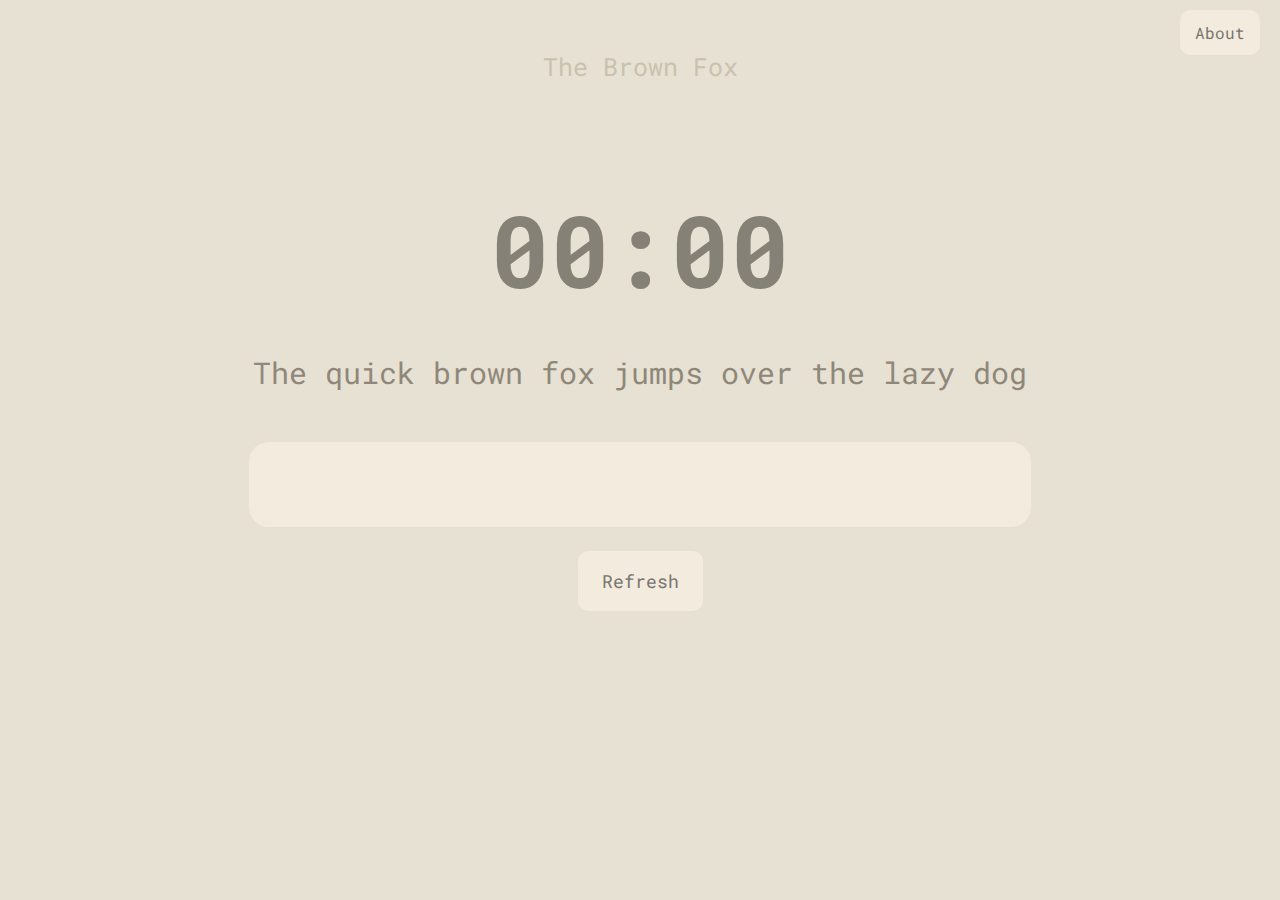
<file: index.html>
<!DOCTYPE html>
<html lang="en">
<head>
    <meta charset="UTF-8">
    <meta http-equiv="X-UA-Compatible" content="IE=edge">
    <meta name="viewport" content="width=device-width, initial-scale=1.0">
    <title>The Brown Fox</title>

    <!-- CSS -->
    <link rel="stylesheet" href="./css/styles.css">

    <!-- GOOGLE FONTS -->
    <link rel="preconnect" href="https://fonts.googleapis.com">
    <link rel="preconnect" href="https://fonts.gstatic.com" crossorigin>
    <link href="https://fonts.googleapis.com/css2?family=Roboto+Mono:ital,wght@0,100;0,500;1,300&display=swap" rel="stylesheet">

</head>
<body>
    <button class="navigation" onclick="location.href='other-pages/about.html'">About</button>
    
    <h1>The Brown Fox</h1>
   
    <section>
        <div class="timer" id='timer'>00:00</div>

        <div class="reference-text" id="referenceText">
            <span>T</span><span>h</span><span>e</span><span> </span><span>q</span><span>u</span><span>i</span><span>c</span><span>k</span><span> </span><span>b</span><span>r</span><span>o</span><span>w</span><span>n</span><span> </span><span>f</span><span>o</span><span>x</span><span> </span><span>j</span><span>u</span><span>m</span><span>p</span><span>s</span><span> </span><span>o</span><span>v</span><span>e</span><span>r</span><span> </span><span>t</span><span>h</span><span>e</span><span> </span><span>l</span><span>a</span><span>z</span><span>y</span><span> </span><span>d</span><span>o</span><span>g</span>
        </div>
    <textarea class="input-val" id="inputVal" autofocus></textarea>

    <br>

    <button class="refresh" onClick="window.location.reload();">Refresh</button>
    </section>    
</body>

<script src="index.js"></script>
</html>
</file>
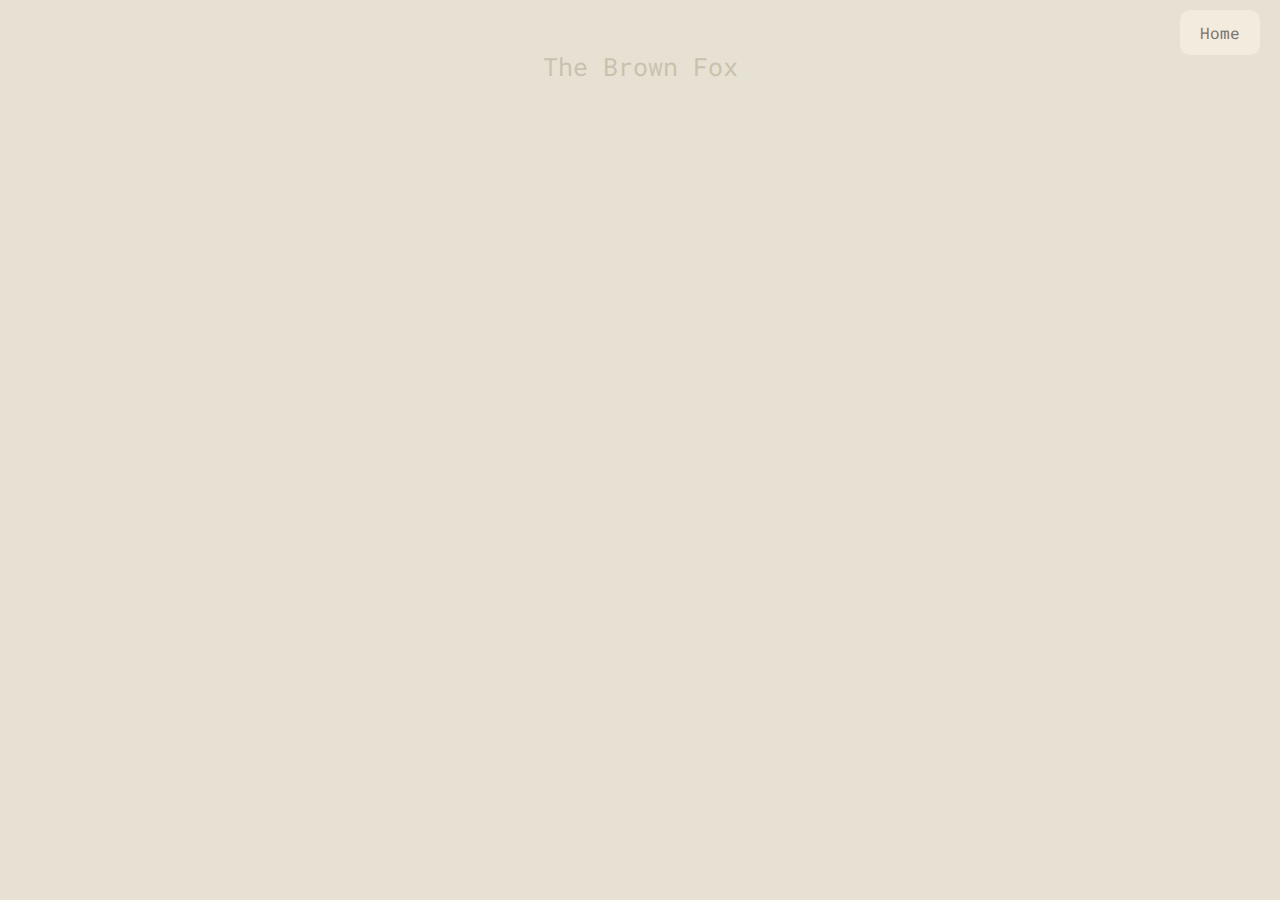
<file: other-pages/about.html>
<!DOCTYPE html>
<html lang="en">
<head>
    <meta charset="UTF-8">
    <meta http-equiv="X-UA-Compatible" content="IE=edge">
    <meta name="viewport" content="width=device-width, initial-scale=1.0">
    <title>The Brown Fox</title>

    <!-- CSS -->
    <link rel="stylesheet" href="../css/styles.css">

    <!-- GOOGLE FONTS -->
    <link rel="preconnect" href="https://fonts.googleapis.com">
    <link rel="preconnect" href="https://fonts.gstatic.com" crossorigin>
    <link href="https://fonts.googleapis.com/css2?family=Roboto+Mono:ital,wght@0,100;0,500;1,300&display=swap" rel="stylesheet">

</head>
<body>
    <button class="navigation" onclick="location.href='../index.html'">Home</button>
    
    <h1>The Brown Fox</h1>
    
    <section>
        
    </section>    
</body>
</html>
</file>
<file: css/styles.css>
body {
    background-color: #e7e1d3;
    justify-content: center;
    align-items: center;
    text-align: center;
    font-family: 'Roboto Mono', monospace; 
}

h1 {
    color: #c9c1ae;
    font-size: 25px;
    margin-top: 50px;
    font-weight: 400;
}

a{
    margin: 30px auto auto auto;
}

@keyframes timer-stopped {
    from {font-size: 100px; 
        box-shadow: 0px 0px 0px rgba(0, 0, 0, 0); 
        width: 300px;
        height: 150px;
        margin: 100px auto 20px;
    }
    to {font-size: 120px; 
        box-shadow: 0px 0px 40px rgba(0, 0, 0, 0.055); 
        width: 450px;
        height: 170px;
        margin: 100px auto 125px;
    
    }
  }


@keyframes timer-reset {
    from {
        font-size: 120px; 
        box-shadow: 0px 0px 40px rgba(0, 0, 0, 0.055); 
        width: 450px;
        height: 170px;
        margin: 100px auto 125px;
    }
    to {
        font-size: 100px; 
        box-shadow: 0px 0px 0px rgba(0, 0, 0, 0); 
        width: 300px;
        height: 150px;
        margin: 100px auto 20px;
    }
}

.navigation {
    width: 80px;
    height: 45px;
    background-color: #f3ebdd;
    border-style: hidden;
    border-radius: 10px;
    font-size: 16px;
    color: #777570;
    font-family: 'Roboto Mono', monospace;
    position: absolute;
    right: 20px;
    top: 10px;
}

@keyframes navigation-hover {
    0% {
        width: 80px;
        height: 45px;
        box-shadow: 0px 0px 0px rgba(0, 0, 0, 0); 
        font-size: 20px;

    }
    100% {
        width: 90px;
        height: 55px;
        box-shadow: 0px 0px 20px rgba(0, 0, 0, 0.1); 
        font-size: 23px;
    }
}

.navigation:hover {
    animation: navigation-hover 0.3s;
    width: 90px;
    height: 55px;
    box-shadow: 0px 0px 20px rgba(0, 0, 0, 0.1); 
    font-size: 23px;
    cursor: pointer;
}

.timer {
    animation: timer-reset 1s;
    top: 2rem;
    width: 300px;
    height: 150px;
    font-size: 100px;
    color: #868176;
    border-radius: 50px;
    font-weight: bold;
    margin: 100px auto 20px;
}

.time-stopped {
    animation: timer-stopped 1s;
    font-size: 120px;
    box-shadow: 0px 0px 40px rgba(0, 0, 0, 0.055); 
    width: 450px;
    height: 170px;
    margin-bottom: 125px;
}


.reference-text {
    color: #8f887a;
    margin-bottom: 30px;
    font-size: 30px;
}

.input-val {
    background-color: #f3ebdd;
    font-size: 31px;
    border: none;
    outline: none;
    height: 45px;
    min-width: 50px;
    width: 70%;
    max-width: 750px;
    resize: none;
    margin: 20px auto;
    padding: 20px 1rem;
    border-radius: 20px;
}

.correct {
    color: #ffffff;
}

.incorrect {
    color: rgb(255, 171, 164);
}


@keyframes refresh-hover {
    0% {font-size: 18px; 
        box-shadow: 0px 0px 0px rgba(0, 0, 0, 0); 
        width: 125px;
        height: 60px;
    }
    100% {
        font-size: 20px; 
        box-shadow: 0px 0px 20px rgba(0, 0, 0, 0.068); 
        width: 130px;
        height: 65px;
    }
}

@keyframes refresh-unhover {
    0% {
        font-size: 20px; 
        box-shadow: 0px 0px 20px rgba(0, 0, 0, 0.068); 
        width: 130px;
        height: 65px;
    }
    100% {
        font-size: 18px; 
        box-shadow: 0px 0px 0px rgba(0, 0, 0, 0); 
        width: 125px;
        height: 60px;
    }
}

.refresh {
    animation: refresh-unhover 0.5s;
    width: 125px;
    height: 60px;
    background-color: #f3ebdd;
    border-style: hidden;
    border-radius: 10px;
    font-family: 'Roboto Mono', monospace;
    font-weight: 400;
    font-size: 18px;
    color: #777570;
}

.refresh:hover {
    animation: refresh-hover 0.2s;
    font-size: 20px; 
    box-shadow: 0px 0px 20px rgba(0, 0, 0, 0.068); 
    width: 130px;
    height: 65px;
    cursor: pointer;
}
</file>
